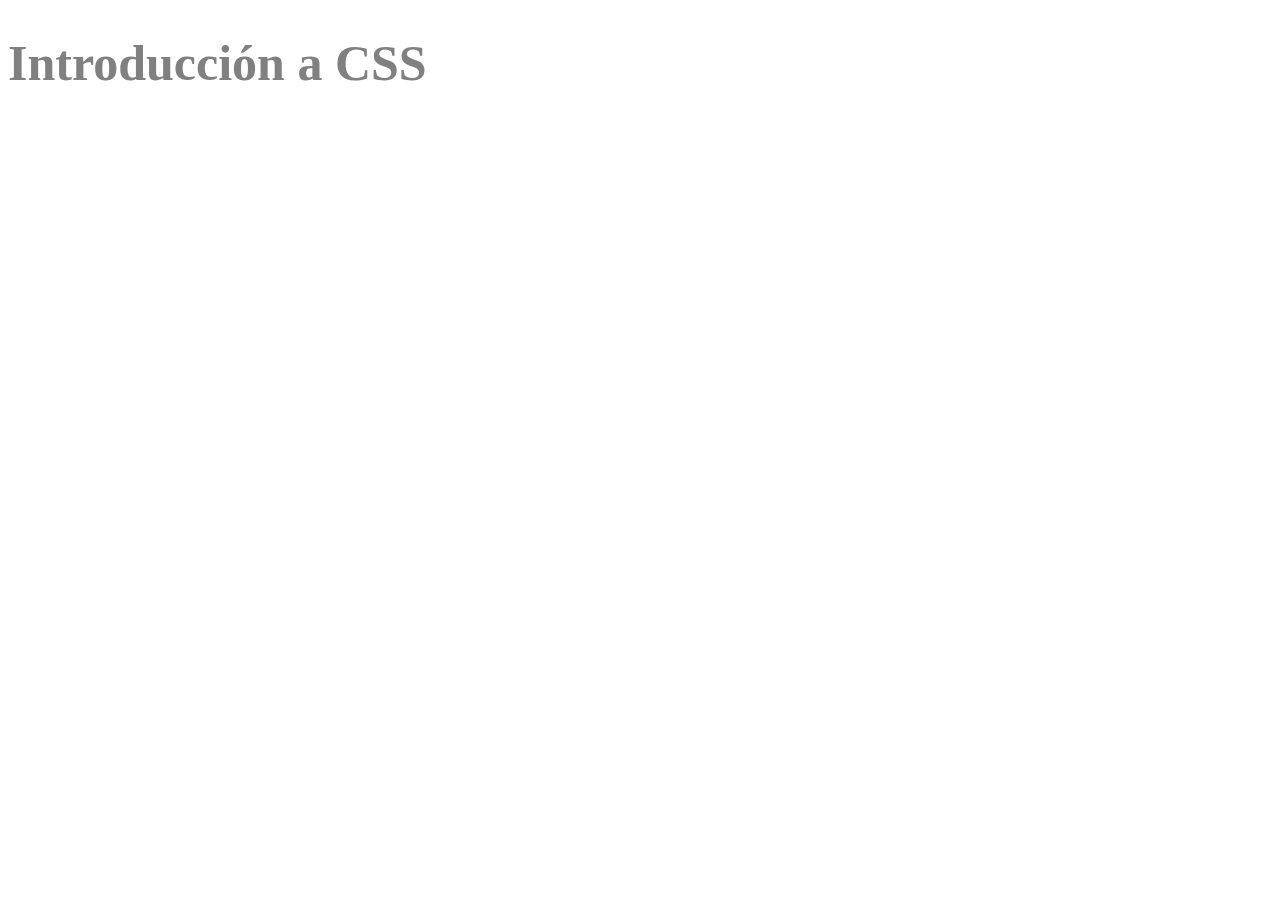
<file: index.html>
<!DOCTYPE html>
<html lang="en">
<head>
  <meta charset="UTF-8">
  <meta http-equiv="X-UA-Compatible" content="IE=edge">
  <meta name="viewport" content="width=device-width, initial-scale=1.0">
  <style>
    h1 {
      color: gray;
      font-size: 50px;
    }
  </style>
  <title>CSS</title>
</head>
<body>
  <main>
    <article>
      <h1>Introducción a CSS</h1>
    </article>
  </main>
</body>
</html>
</file>
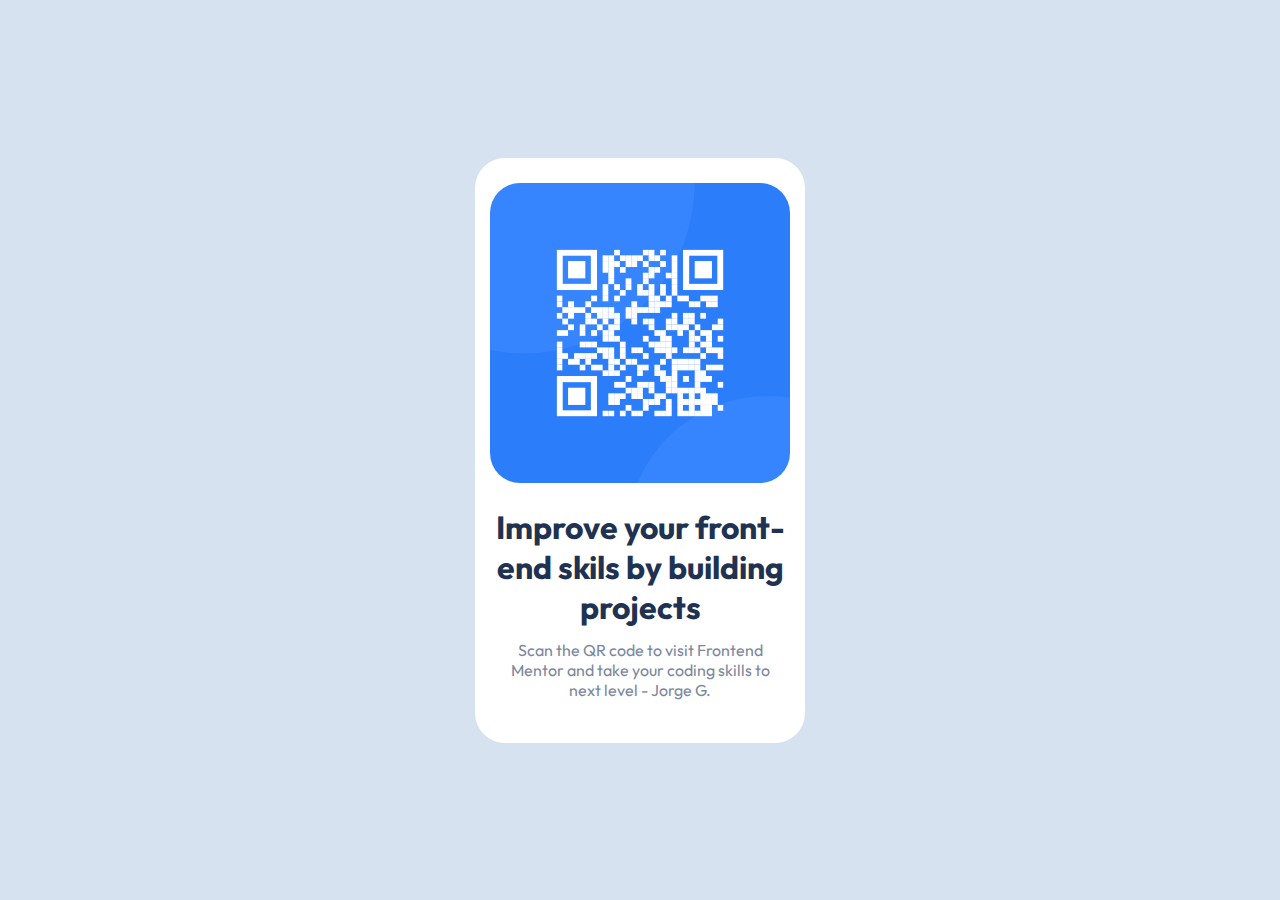
<file: primer reto/index.html>
<!DOCTYPE html>
<html lang="en">
  <head>
    <meta charset="UTF-8">
    <meta http-equiv="X-UA-Compatible" content="IE=edge">
    <meta name="viewport" content="width=device-width, initial-scale=1.0">
    <meta name="keywords" content="HTML, CSS">
    <meta name="description" content="Content to learn to usea HTML and CSS with a QR image">
    <link rel="icon" href="./Images/favicon-32x32.png" type="image/png" sizes="32x32">
    <link rel="stylesheet" href="./styles.css">
    <title>Frontend Mentor | QR code component</title>
  </head>
  <body>
    <main>
      <article class="main-container">
        <picture class="image-container">
          <img src="./Images/image-qr-code.png" alt="QR images, use to scan a  website" />
        </picture>
        <div class="text-container">
          <h1>Improve your front-end skils by building projects</h1>
          <p>Scan the QR code to visit Frontend Mentor and take your coding skills to next level - Jorge G.</p>
        </div>
      </article>
    </main>
  </body>
</html>
</file>
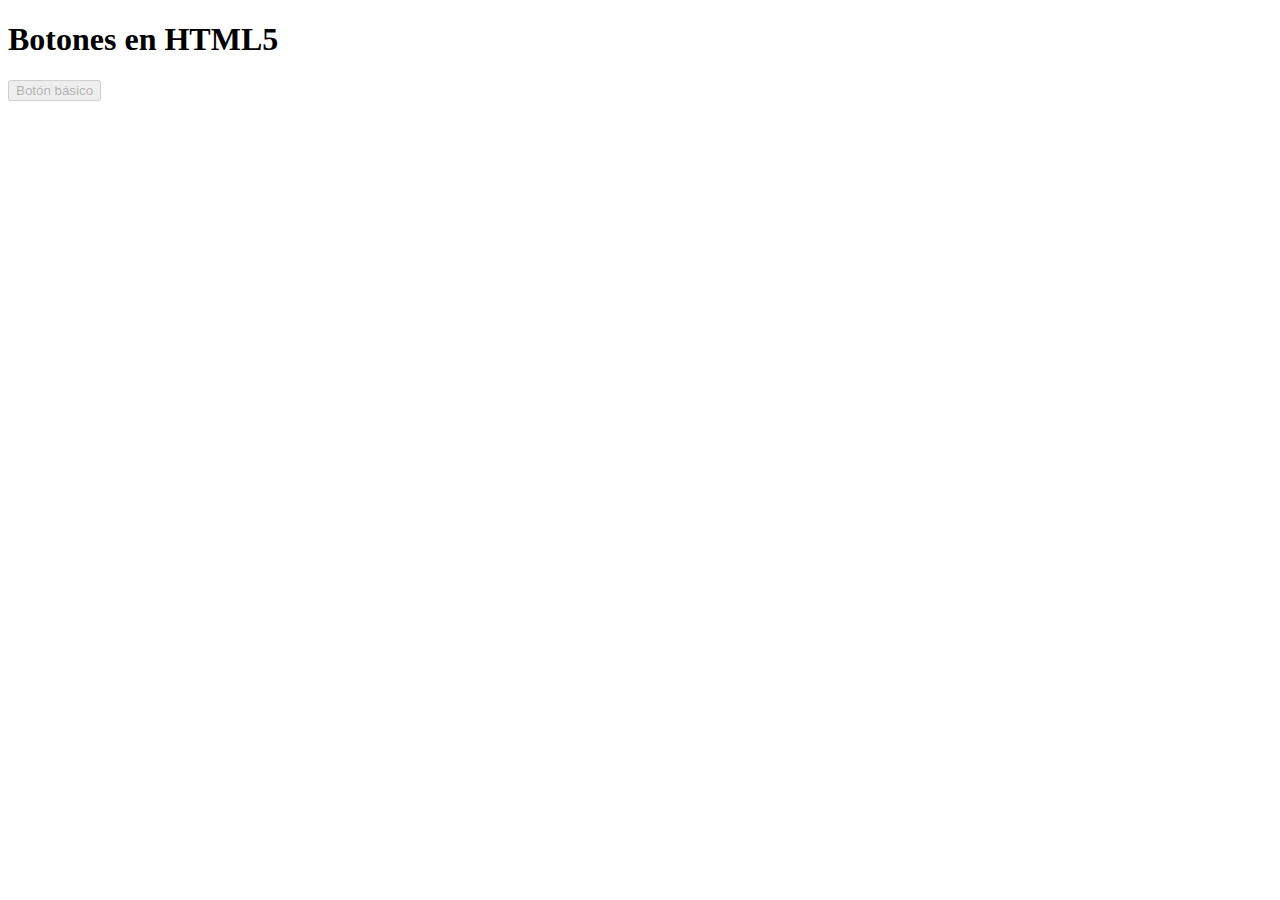
<file: botones.html>
<!DOCTYPE html>
<html lang="en">
<head>
  <meta charset="UTF-8">
  <meta http-equiv="X-UA-Compatible" content="IE=edge">
  <meta name="viewport" content="width=device-width, initial-scale=1.0">
  <title>Botones en HTML5</title>
</head>
<body>
  <main>
    <article>
      <h1>Botones en HTML5</h1>
      <div>
        <button
          type="button"
          disabled
          id="boton-enviar-datos"
        >
          Botón básico
        </button>
      </div>
    </article>
  </main>
</body>
</html>
</file>
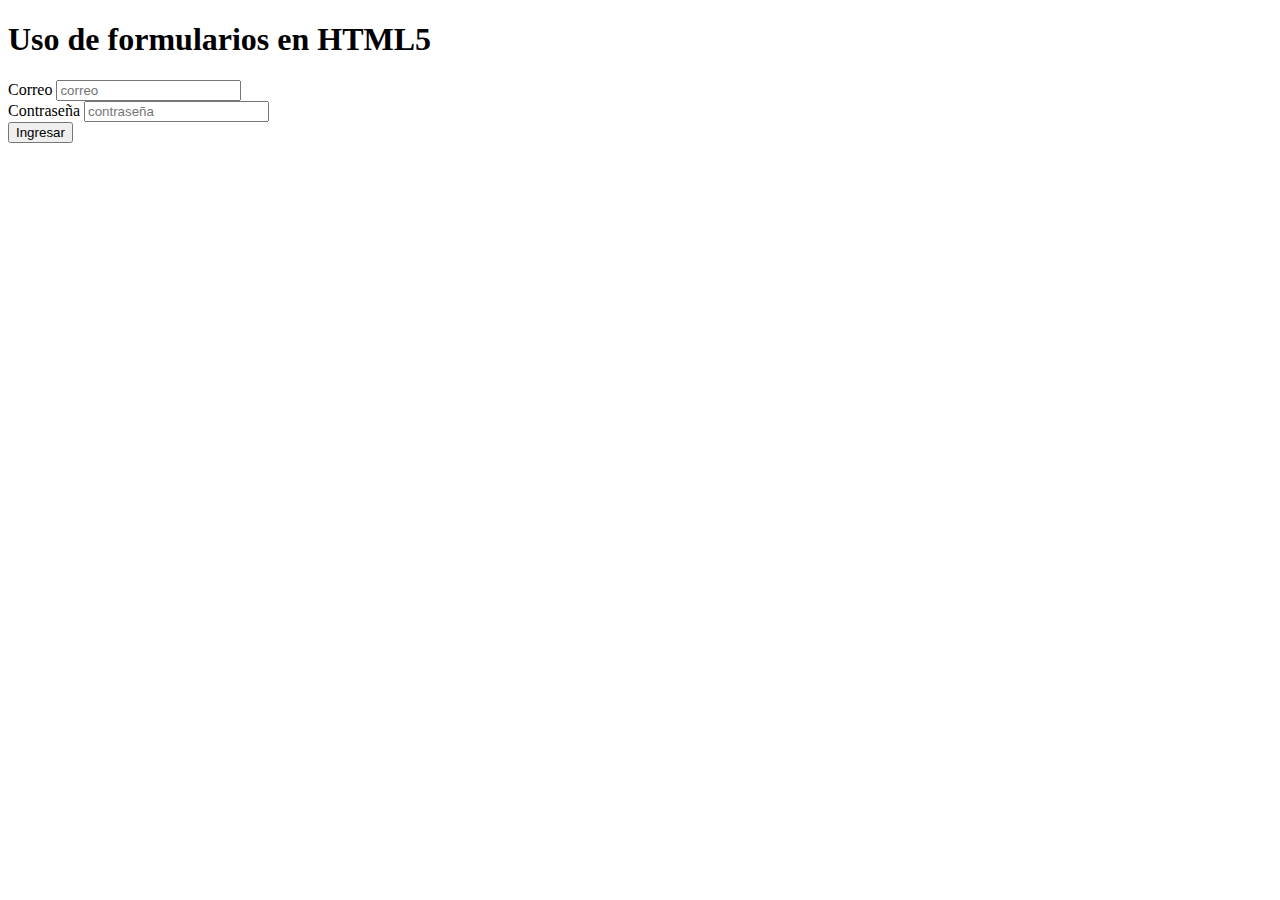
<file: formularios.html>
<!DOCTYPE html>
<html lang="en">
  <head>
    <meta charset="UTF-8" />
    <meta http-equiv="X-UA-Compatible" content="IE=edge" />
    <meta name="viewport" content="width=device-width, initial-scale=1.0" />
    <title>Formularios en HTML5</title>
  </head>
  <body>
    <main>
      <article>
        <h1>Uso de formularios en HTML5</h1>
        <!-- Los formularios generalmente se usan para hacer registros -->
        <form>
          <div>
            <label for="correo">Correo</label>
            <input type="text" id="correo" placeholder="correo" />
          </div>
          <div>
            <label for="password">Contraseña</label>
            <input type="password" id="password" placeholder="contraseña" />
          </div>
          <div>
            <!-- <button>Ingresar</button> -->
            <input type="submit" value="Ingresar">
          </div>
        </form>
      </article>
    </main>
  </body>
</html>
</file>
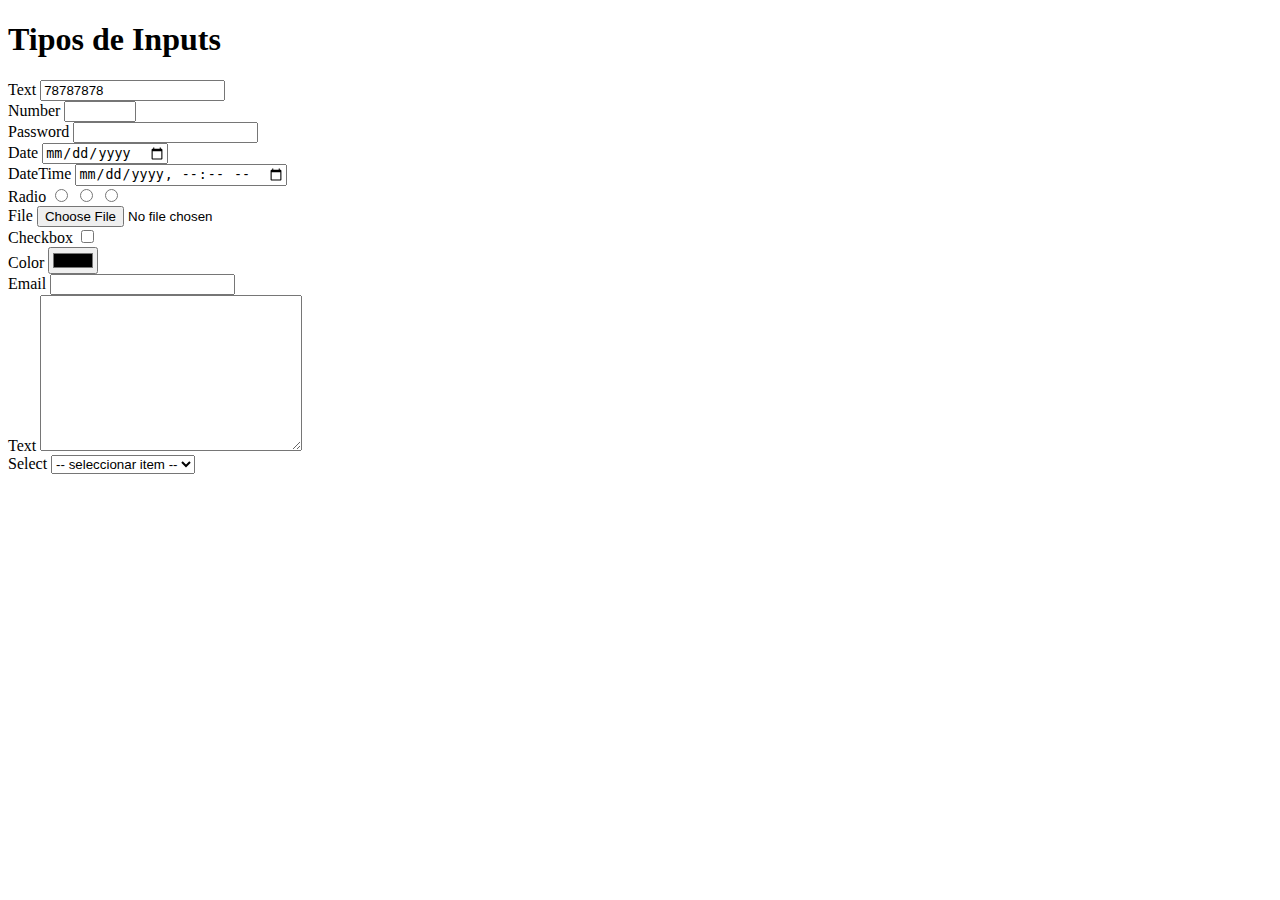
<file: inputs.html>
<!DOCTYPE html>
<html lang="en">
  <head>
    <meta charset="UTF-8" />
    <meta http-equiv="X-UA-Compatible" content="IE=edge" />
    <meta name="viewport" content="width=device-width, initial-scale=1.0" />
    <title>Tipos de Inputs</title>
  </head>
  <body>
    <main>
      <article>
        <h1>Tipos de Inputs</h1>
        <form>
          <div>
            <label for="text">Text</label>
            <input
              type="text"
              id="text"
              name="dni"
              placeholder="Ingresar su DNI"
              maxlength="8"
              required
              value="78787878"
              readonly
            />
          </div>
          <div>
            <label for="number">Number</label>
            <input
              type="number"
              id="number"
              name="talla"
              min="0"
              max="10"
              step="0.1"
            >
          </div>
          <div>
            <label for="pass">Password</label>
            <input
              type="password"
              id="pass"
              name="password"
            >
          </div>
          <div>
            <label for="date">Date</label>
            <input type="date" id="date">
          </div>
          <div>
            <label for="datetime">DateTime</label>
            <input type="datetime-local" id="datetime">
          </div>
          <div>
            <label for="radio">Radio</label>
            <input type="radio" name="radio">
            <input type="radio" name="radio">
            <input type="radio" name="radio">
          </div>
          <div>
            <label for="file">File</label>
            <input type="file" id="file">
          </div>
          <div>
            <label for="checkbox">Checkbox</label>
            <input type="checkbox" name="archivo" id="checkbox">
          </div>
          <div>
            <label for="color">Color</label>
            <input type="color" id="color">
          </div>
          <div>
            <label for="email">Email</label>
            <input type="email" id="email">
          </div>
          <div>
            <label for="text-area">Text</label>
            <textarea 
              name="text-area" 
              id="text-area" 
              cols="30" 
              rows="10" 
            ></textarea>
          </div>
          <div>
            <label for="select">Select</label>
            <select name="select" id="select">
              <option value="" hidden selected>-- seleccionar item --</option>
              <option value="verde">Verde</option>
              <option value="negro">Negro</option>
              <option value="amarillo">Amarillo</option>
            </select>
          </div>
        </form>
      </article>
    </main>
  </body>
</html>
</file>
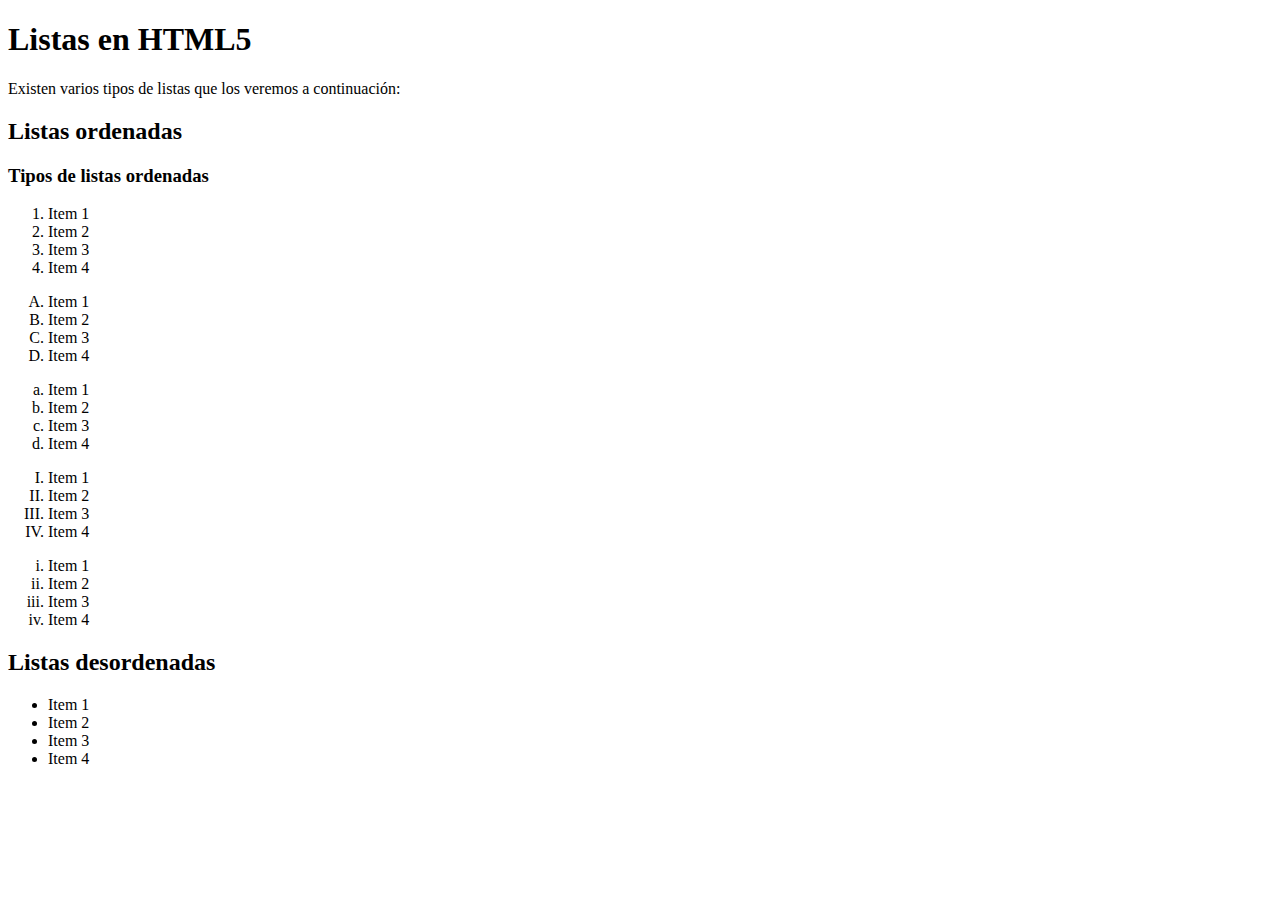
<file: listas.html>
<!DOCTYPE html>
<html lang="en">
<head>
  <meta charset="UTF-8">
  <meta http-equiv="X-UA-Compatible" content="IE=edge">
  <meta name="viewport" content="width=device-width, initial-scale=1.0">
  <title>Listas en HTML5</title>
</head>
<body>
  <main>
    <article>
      <h1>Listas en HTML5</h1>
      <p>Existen varios tipos de listas que los veremos a continuación:</p>

      <h2>Listas ordenadas</h2>

      <h3>Tipos de listas ordenadas</h3>
      <ol type="1">
        <li>Item 1</li>
        <li>Item 2</li>
        <li>Item 3</li>
        <li>Item 4</li>
      </ol>
      <ol type="A">
        <li>Item 1</li>
        <li>Item 2</li>
        <li>Item 3</li>
        <li>Item 4</li>
      </ol>
      <ol type="a">
        <li>Item 1</li>
        <li>Item 2</li>
        <li>Item 3</li>
        <li>Item 4</li>
      </ol>
      <ol type="I">
        <li>Item 1</li>
        <li>Item 2</li>
        <li>Item 3</li>
        <li>Item 4</li>
      </ol>
      <ol type="i">
        <li>Item 1</li>
        <li>Item 2</li>
        <li>Item 3</li>
        <li>Item 4</li>
      </ol>

      <h2>Listas desordenadas</h2>
      <ul>
        <li>Item 1</li>
        <li>Item 2</li>
        <li>Item 3</li>
        <li>Item 4</li>
      </ul>
    </article>
  </main>
</body>
</html>
</file>
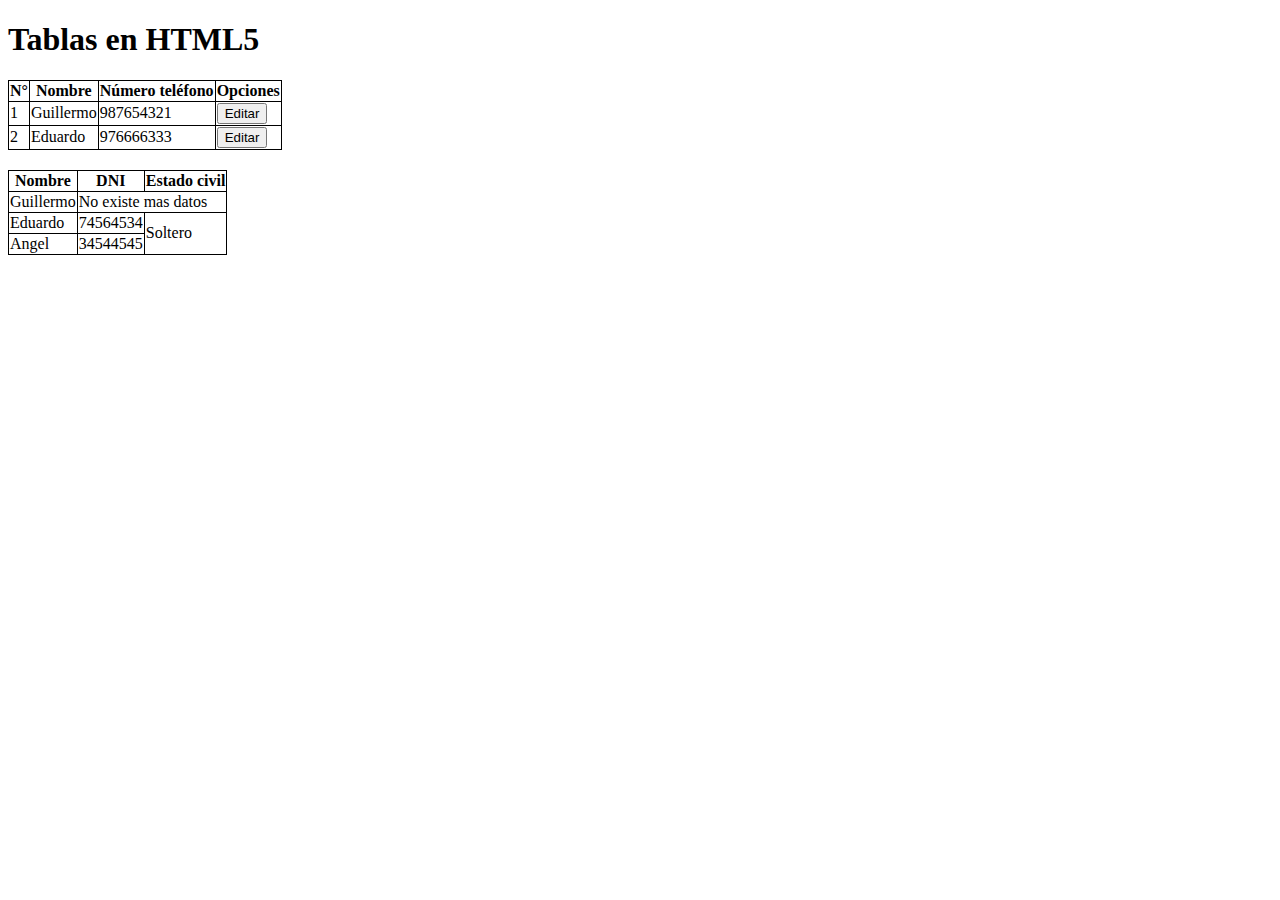
<file: tablas.html>
<!DOCTYPE html>
<html lang="en">
  <head>
    <meta charset="UTF-8" />
    <meta http-equiv="X-UA-Compatible" content="IE=edge" />
    <meta name="viewport" content="width=device-width, initial-scale=1.0" />
    <style>
      table,
      th,
      td {
        border: 1px solid black;
        border-collapse: collapse;
        margin-bottom: 20px;
      }
    </style>
    <title>Tablas HTML5</title>
  </head>
  <body>
    <main>
      <article>
        <h1>Tablas en HTML5</h1>
        <!-- Las tablas tienen 3 partes thead, tbody, tfoot -->
        <table>
          <thead>
            <tr>
              <th>N°</th>
              <th>Nombre</th>
              <th>Número teléfono</th>
              <th>Opciones</th>
            </tr>
          </thead>
          <tbody>
            <tr>
              <td>1</td>
              <td>Guillermo</td>
              <td>987654321</td>
              <td>
                <button>Editar</button>
              </td>
            </tr>

            <tr>
              <td>2</td>
              <td>Eduardo</td>
              <td>976666333</td>
              <td>
                <button>Editar</button>
              </td>
            </tr>
          </tbody>
          <tfoot></tfoot>
        </table>

        <table>
          <thead>
            <tr>
              <th>Nombre</th>
              <th>DNI</th>
              <th>Estado civil</th>
            </tr>
          </thead>
          <tbody>
            <tr>
              <td>Guillermo</td>
              <td colspan="2">No existe mas datos</td>
            </tr>
            <tr>
              <td>Eduardo</td>
              <td>74564534</td>
              <td rowspan="2">Soltero</td>
            </tr>
            <tr>
              <td>Angel</td>
              <td>34544545</td>
            </tr>
          </tbody>
        </table>
      </article>
    </main>
  </body>
</html>
</file>
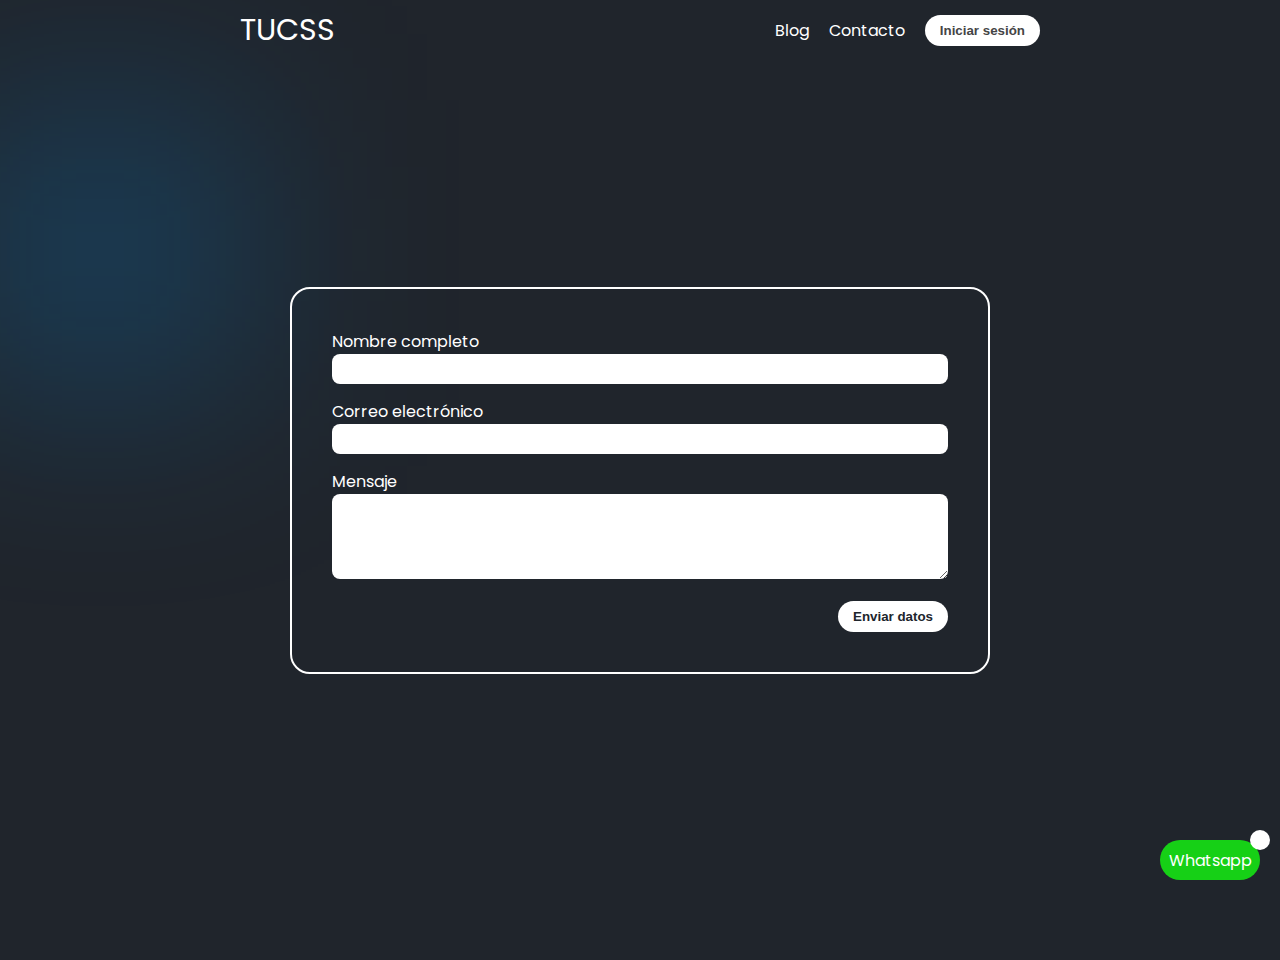
<file: 03-rutas/contacto.html>
<!DOCTYPE html>
<html lang="en">
<head>
  <meta charset="UTF-8">
  <meta http-equiv="X-UA-Compatible" content="IE=edge">
  <meta name="viewport" content="width=device-width, initial-scale=1.0">
  <meta name="keywords" content="HTML, CSS, Javascript">
  <meta name="description" content="Contenido para aprender CSS paso a paso">
  <link rel="icon" href="./vite.svg" type="image/x-icon">
  <link rel="stylesheet" href="./styles.css" type="text/css">
  <title>Contacto | TUCSS</title>
</head>
<body>
  <header class="cabecera-navegacion">
    <nav class="menu-navegacion">
      <ul>
        <li class="logo-navegacion">
          <a href="./index.html">TUCSS</a>
        </li>
        <li class="link-navegacion">
          <a href="./blog.html">Blog</a>
        </li>
        <li class="link-navegacion">
          <a href="./contacto.html">Contacto</a>
        </li>
        <li class="link-navegacion">
          <button class="link-boton">Iniciar sesión</button>
        </li>
      </ul>
    </nav>
  </header>
  <main>
    <section class="formulario">
      <form>
        <div class="form-control">
          <label for="nombre">Nombre completo</label>
          <input type="text" id="nombre"/>
        </div>
        <div class="form-control">
          <label for="correo">Correo electrónico</label>
          <input type="email" id="correo"/>
        </div>
        <div class="form-control">
          <label for="mensaje">Mensaje</label>
          <textarea id="mensaje" rows="5"></textarea>
        </div>
        <div class="form-botones">
          <button type="button">Enviar datos</button>
        </div>
      </form>
    </section>

    <div id="boton-whatsapp">
      Whatsapp
      <div class="icono">

      </div>
    </div>
  </main>
</body>
</html>
</file>
<file: primer reto/styles.css>
@import url('https://fonts.googleapis.com/css2?family=Outfit:wght@400;700&display=swap');

* {
    box-sizing: border-box;
}
  
body {
    margin: 0;
    height: 100%;
    width: 100%;
    background-color: hsl(212, 45%, 89%);
    font-family: 'Outfit', sans-serif;
}

main {
    min-height: 100vh;
    display: flex;
    justify-content: center;
    align-items: center;
}

.main-container{
    width: 330px;
    margin: 0 auto;
    background: hsl(0, 0%, 100%);
    padding-top: 25px;
    padding-bottom: 30px;
    border-radius: 30px;
}

.main-container .image-container{
    display: block;
    width: 300px;
    margin: 0 auto;
}

.main-container .image-container img{
    width: 100%;
    height: 100%;
    border-radius: 30px;
}

.main-container .text-container{
    width: 300px;
    text-align: center;
    margin: 0 auto;
}

h1{
    color: hsl(218, 44%, 22%);
    margin-top: 20px;
    margin-bottom: 8px;
}

p{
    color: hsl(220, 15%, 55%);
    padding: 10px;
    padding-top: 5px;
    margin-top: 3px;
    margin-bottom: 3px;
}
</file>
<file: 03-rutas/styles.css>
@import url('https://fonts.googleapis.com/css2?family=Poppins:wght@400;500;600;700&display=swap');

* {
  box-sizing: border-box;
}

body {
  margin: 0;
  height: 100%;
  width: 100%;
  background-color: #20252c;
  font-family: 'Poppins', sans-serif;
}

body::before {
  content: '';
  width: 300px;
  height: 300px;
  background: rgb(0 153 255/.2);
  position: absolute;
  top: 100px;
  left: -50px;
  z-index: -1;
  filter: blur(100px);
}

body::after {

}

main {
  color: #fff;
  min-height: 100vh;
}

.articulo, .formulario {
  max-width: 700px;
  margin: 0 auto;
}

h1 {
  font-size: 50px;
  text-align: center;
}

.video-youtube, .imagen {
  padding: 40px 0;
}

.video-youtube iframe {
  display: block;
  margin: 0 auto;
}

.imagen img{
  display: block;
  margin: 0 auto;
}

.referencia-link {
  color: rgb(216, 216, 216);
  font-weight: 600;
}

.referencia {
  margin-bottom: 100px;
}

.cabecera-navegacion {
  height: 60px;
}
.menu-navegacion {
  max-width: 800px;
  height: 100%;
  margin: 0 auto;
  color: #fff;
}
.menu-navegacion ul {
  height: 100%;
  list-style: none;
  margin: 0;
  padding: 0;
  display: flex;
  align-items: center;
}
.logo-navegacion {
  margin-right: auto;
  font-size: 30px;
}
.link-navegacion {
  margin-left: 20px;
  cursor: pointer;
}

.logo-navegacion a {
  color: #fff;
  text-decoration: none;
}
.link-navegacion a {
  color: #fff;
  text-decoration: none;
}

.link-boton{
  background-color: #fff;
  padding: 8px 15px;
  border-radius: 20px;
  border: none;
  font-weight: 600;
  color: #454545;
  cursor: pointer;
}
.link-boton:hover {
  background-color: rgb(12, 151, 226);
  color: #fff;
}
.link-boton:active {
  background-color: gray;
}
.link-boton:focus {
  background-color: red;
}

.formulario {
  height: calc(100vh - 60px);
  display: flex;
  align-items: center;
}

.formulario form {
  border: 2px solid #fff;
  padding: 40px;
  border-radius: 20px;
  width: 100%;
}

.form-control input, textarea{
  width: 100%;
  border: none;
  outline: none;
  padding: 5px 15px;
  margin-bottom: 15px;
  border-radius: 8px;
}

.form-control input {
  height: 30px;
}

.form-control label {
  margin-bottom: 6px;
}

.form-botones button{
  display: block;
  border: none;
  outline: none;
  color: #20252c;
  background-color: #fff;
  padding: 8px 15px;
  border-radius: 20px;
  font-weight: 600;
  margin-left: auto;
  cursor: pointer;
}

.form-botones button:hover {
  background-color: rgb(12, 151, 226);
  color: #fff;
}

#boton-whatsapp {
  position: fixed;
  width: 100px;
  height: 40px;
  bottom: 20px;
  right: 20px;
  background-color: rgb(22, 208, 22);
  border-radius: 40px;
  display: flex;
  align-items: center;
  justify-content: center;
  cursor: pointer;
}

.icono {
  position: absolute;
  min-height: 20px;
  min-width: 20px;
  right: -10px;
  top: -10px;
  border-radius: 20px;
  background-color: #fff;
}

.volver {
  height: 50px;
  width: 700px;
  background-color: #fff;
  border-radius: 10px;
  position: sticky;
  top: 0;
  left: 50px;
  color: #20252c;
}
</file>
